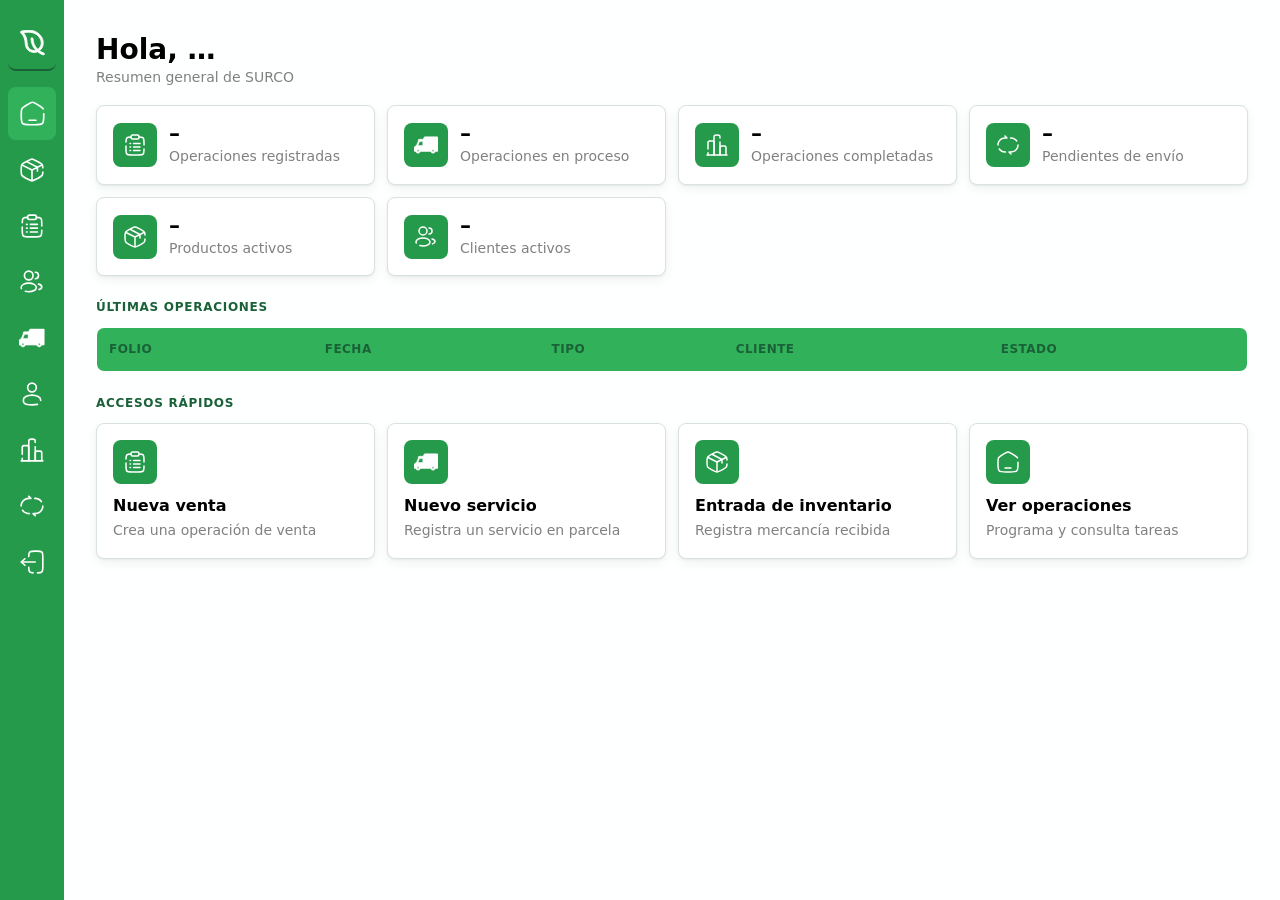
<file: pages/index.html>
<!DOCTYPE html>
<html lang="es">
<head>
    <meta charset="UTF-8">
    <meta name="viewport" content="width=device-width, initial-scale=1.0">
    <link rel="icon" href="../assets/icons/plant-icon.svg" type="image/svg+xml">
    <title>SURCO · Inicio</title>
    <link rel="manifest" href="../manifest.json">
    <link rel="stylesheet" href="../CSS/ui.css">
</head>
<body>
    <div class="sidebar" id="sidebar">
        <nav>
            <ul>
                <li>
                    <a class="menu" id="menu">
                        <img src="../assets/icons/brand-icon.svg" alt="icon-brand" class="logo">
                        <span class="name">SURCO</span>
                    </a>
                </li>
                <li>
                    <a href="#" class="selected">
                        <img src="../assets/icons/home-icon.svg" alt="icon-home" class="home">
                        <span>Dashboard</span>
                    </a>
                </li>
                <li>
                    <a href="./modulo1(inventario)/registro_producto.html">
                        <img src="../assets/icons/box-icon.svg" alt="icon-box" class="box">
                        <span>Inventario</span>
                    </a>
                </li>
                <li>
                    <a href="./modulo2(operaciones)/operaciones.html">
                        <img src="../assets/icons/task-icon.svg" alt="icon-task" class="task">
                        <span>Operaciones</span>
                    </a>
                </li>
                <li>
                    <a href="./modulo3(cvu)/cvu.html#clientes" data-view="clientes">
                        <img src="../assets/icons/customer-icon.svg" alt="icon-customer" class="customer">
                        <span>Clientes</span>
                    </a>
                </li>
                <li>
                    <a href="./modulo3(cvu)/cvu.html#vehiculos" data-view="vehiculos">
                        <img src="../assets/icons/vehicle-icon.svg" alt="icon-vehicle" class="vehicle">
                        <span>Vehículos</span>
                    </a>
                </li>
                <li>
                    <a href="./modulo3(cvu)/cvu.html#usuarios" data-view="usuarios">
                        <img src="../assets/icons/user-icon.svg" alt="icon-user" class="user">
                        <span>Usuarios</span>
                    </a>
                </li>
                <li>
                    <a href="reportes.html" data-view="reportes">
                        <img src="../assets/icons/graph-icon.svg" alt="icon-graph" class="graph">
                        <span>Reportes</span>
                    </a>
                </li>
                <li>
                    <a href="sincronizacion.html" data-view="sincronizacion">
                        <img src="../assets/icons/cycle-icon.svg" alt="icon-cycle" class="cycle">
                        <span>Sincronización</span>
                    </a>
                </li>
                <li>
                    <a href="#" id="btnSalir">
                        <img src="../assets/icons/logout-icon.svg" alt="icon-logout" class="logout">
                        <span>Cerrar sesión</span>
                    </a>
                </li>
            </ul>
        </nav>
    </div>

    <main class="main" id="main">
        
        <div class="franja-offline" role="status">Sin conexión: estás viendo datos guardados en el dispositivo.</div>

        <div class="encabezado">
            <div>
                <h1 class="mb-0">Hola, <span id="nombre-usuario">…</span></h1>
                <p class="tenue pequeno mb-0">Resumen general de SURCO</p>
            </div>
        </div>

        
        <div id="zona-estado" aria-live="polite"></div>

        
        <section class="rejilla mb-3" aria-label="Indicadores">
            <article class="tarjeta dato">
                <span class="icono-caja"><img src="../assets/icons/task-icon.svg" alt=""></span>
                <div>
                    <p class="dato__numero" id="total-registradas">–</p>
                    <p class="tenue pequeno mb-0">Operaciones registradas</p>
                </div>
            </article>
            <article class="tarjeta dato">
                <span class="icono-caja"><img src="../assets/icons/vehicle-icon.svg" alt=""></span>
                <div>
                    <p class="dato__numero" id="total-en-proceso">–</p>
                    <p class="tenue pequeno mb-0">Operaciones en proceso</p>
                </div>
            </article>
            <article class="tarjeta dato">
                <span class="icono-caja"><img src="../assets/icons/graph-icon.svg" alt=""></span>
                <div>
                    <p class="dato__numero" id="total-completadas">–</p>
                    <p class="tenue pequeno mb-0">Operaciones completadas</p>
                </div>
            </article>
            <article class="tarjeta dato">
                <span class="icono-caja"><img src="../assets/icons/cycle-icon.svg" alt=""></span>
                <div>
                    <p class="dato__numero" id="total-pendientes">–</p>
                    <p class="tenue pequeno mb-0">Pendientes de envío</p>
                </div>
            </article>
            <article class="tarjeta dato">
                <span class="icono-caja"><img src="../assets/icons/box-icon.svg" alt=""></span>
                <div>
                    <p class="dato__numero" id="total-productos">–</p>
                    <p class="tenue pequeno mb-0">Productos activos</p>
                </div>
            </article>
            <article class="tarjeta dato">
                <span class="icono-caja"><img src="../assets/icons/customer-icon.svg" alt=""></span>
                <div>
                    <p class="dato__numero" id="total-clientes">–</p>
                    <p class="tenue pequeno mb-0">Clientes activos</p>
                </div>
            </article>
        </section>

        
        <section class="mb-3">
            <h2 class="seccion-titulo">Últimas operaciones</h2>
            <div class="tabla-scroll"><table class="tabla">
                <thead><tr>
                    <th>Folio</th><th>Fecha</th><th>Tipo</th><th>Cliente</th><th>Estado</th>
                </tr></thead>
                <tbody id="ultimas-operaciones"></tbody>
            </table></div>
        </section>

        
        <div class="aviso aviso--aviso oculto align-center" id="aviso-pendientes">
            <span class="icono-caja"><img src="../assets/icons/cycle-icon.svg" alt=""></span>
            <div>
                <strong><span id="texto-pendientes">0</span> registros pendientes de enviar</strong>
                <span>Guardados en el dispositivo</span>
            </div>
            <button class="btn empujar" type="button" id="btn-enviar">Enviar</button>
        </div>

        
        <h2 class="seccion-titulo">Accesos rápidos</h2>
        <section class="rejilla" aria-label="Accesos rápidos">
            <a href="./modulo2(operaciones)/operaciones.html?nueva=venta" class="tarjeta acceso" data-rol="administrador operador">
                <span class="icono-caja"><img src="../assets/icons/task-icon.svg" alt=""></span>
                <h3 class="tarjeta__titulo">Nueva venta</h3>
                <p class="tarjeta__texto mb-0">Crea una operación de venta</p>
            </a>
            <a href="./modulo2(operaciones)/operaciones.html?nueva=servicio" class="tarjeta acceso" data-rol="administrador operador">
                <span class="icono-caja"><img src="../assets/icons/vehicle-icon.svg" alt=""></span>
                <h3 class="tarjeta__titulo">Nuevo servicio</h3>
                <p class="tarjeta__texto mb-0">Registra un servicio en parcela</p>
            </a>
            <a href="./modulo1(inventario)/registro_producto.html" class="tarjeta acceso" data-rol="administrador">
                <span class="icono-caja"><img src="../assets/icons/box-icon.svg" alt=""></span>
                <h3 class="tarjeta__titulo">Entrada de inventario</h3>
                <p class="tarjeta__texto mb-0">Registra mercancía recibida</p>
            </a>
            <a href="./modulo2(operaciones)/operaciones.html" class="tarjeta acceso" data-rol="administrador operador">
                <span class="icono-caja"><img src="../assets/icons/home-icon.svg" alt=""></span>
                <h3 class="tarjeta__titulo">Ver operaciones</h3>
                <p class="tarjeta__texto mb-0">Programa y consulta tareas</p>
            </a>
        </section>
    </main>

    <script src="../js/navbar.js"></script>
    <script type="module" src="../js/index.js"></script>
    <script type="module" src="../js/pwa.js"></script>
    <script type="module" src="../js/permisos.js"></script>
</body>
</html>
</file>
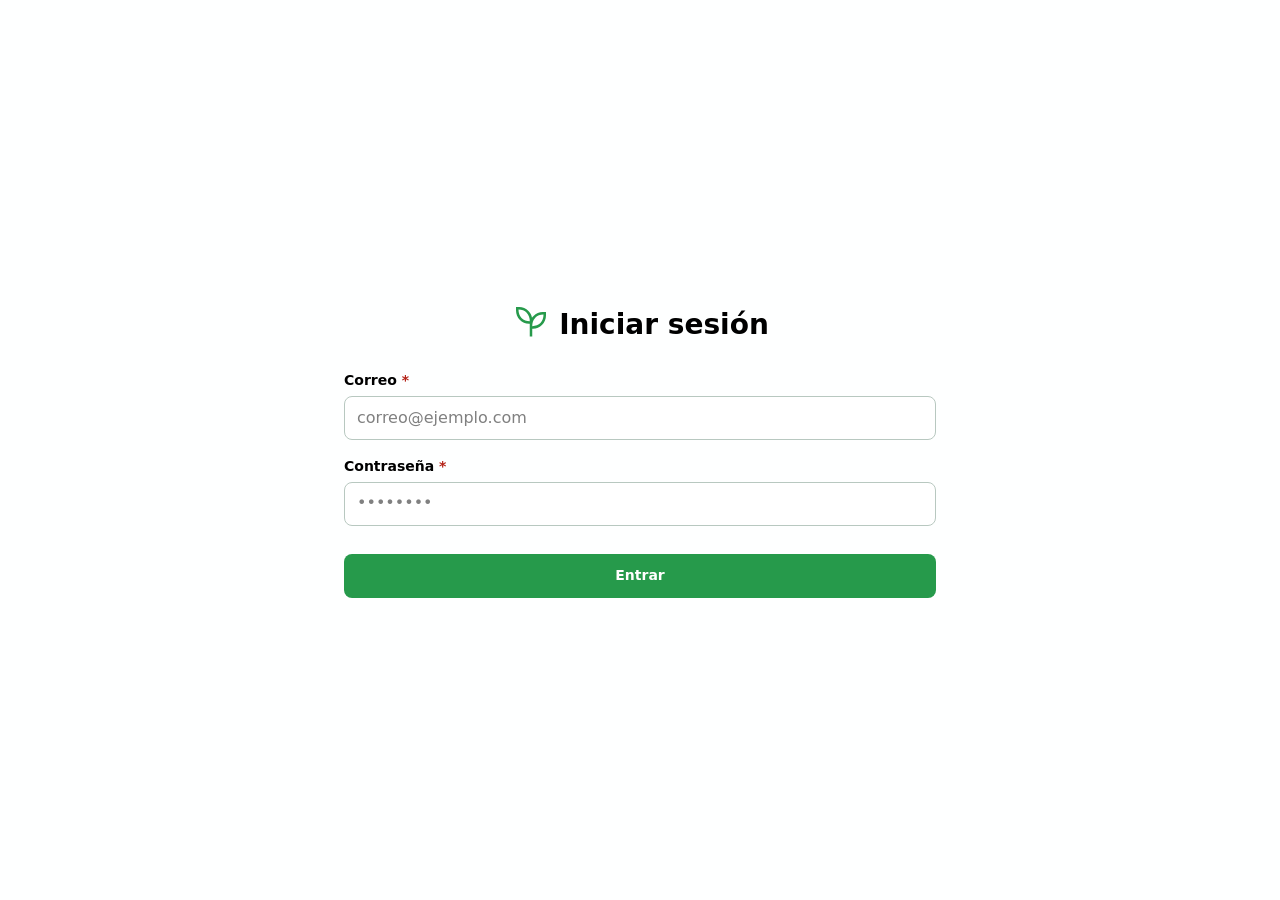
<file: login.html>
<!DOCTYPE html>
<html lang="es">
<head>
    <meta charset="UTF-8">
    <meta name="viewport" content="width=device-width, initial-scale=1.0">
    <title>Iniciar sesión</title>
    <link rel="icon" href="./assets/icons/plant-icon.svg" type="image/svg+xml">
    <link rel="stylesheet" href="./CSS/ui.css">
    <link rel="manifest" href="manifest.json">
</head>
<body>
    <main class="contenedor login">
      <form id="loginForm" class="col-lateral formulario">
        <div class="formcon">
          <img src="./assets/icons/plant-icon.svg" alt="Surco" class="formlogo">
          <h1 class="formtittle">Iniciar sesión</h1>
        </div>
        <label class="campo">
          <span class="campo__etiqueta">Correo <span class="requerido">*</span></span>
          <input type="email" id="email" class="campo__control" placeholder="correo@ejemplo.com" required>
        </label>

        <label class="campo">
          <span class="campo__etiqueta">Contraseña <span class="requerido">*</span></span>
          <input type="password" id="password" class="campo__control" placeholder="••••••••" required>
        </label>

        <span class="campo__error oculto" id="login-error" role="alert"></span>
        <button type="submit" class="btn btn--bloque">Entrar</button>
        </form>
    </main>
    <script type="module" src="./js/login.js"></script>
    <script type="module" src="js/pwa.js"></script>
</body>
</html>
</file>
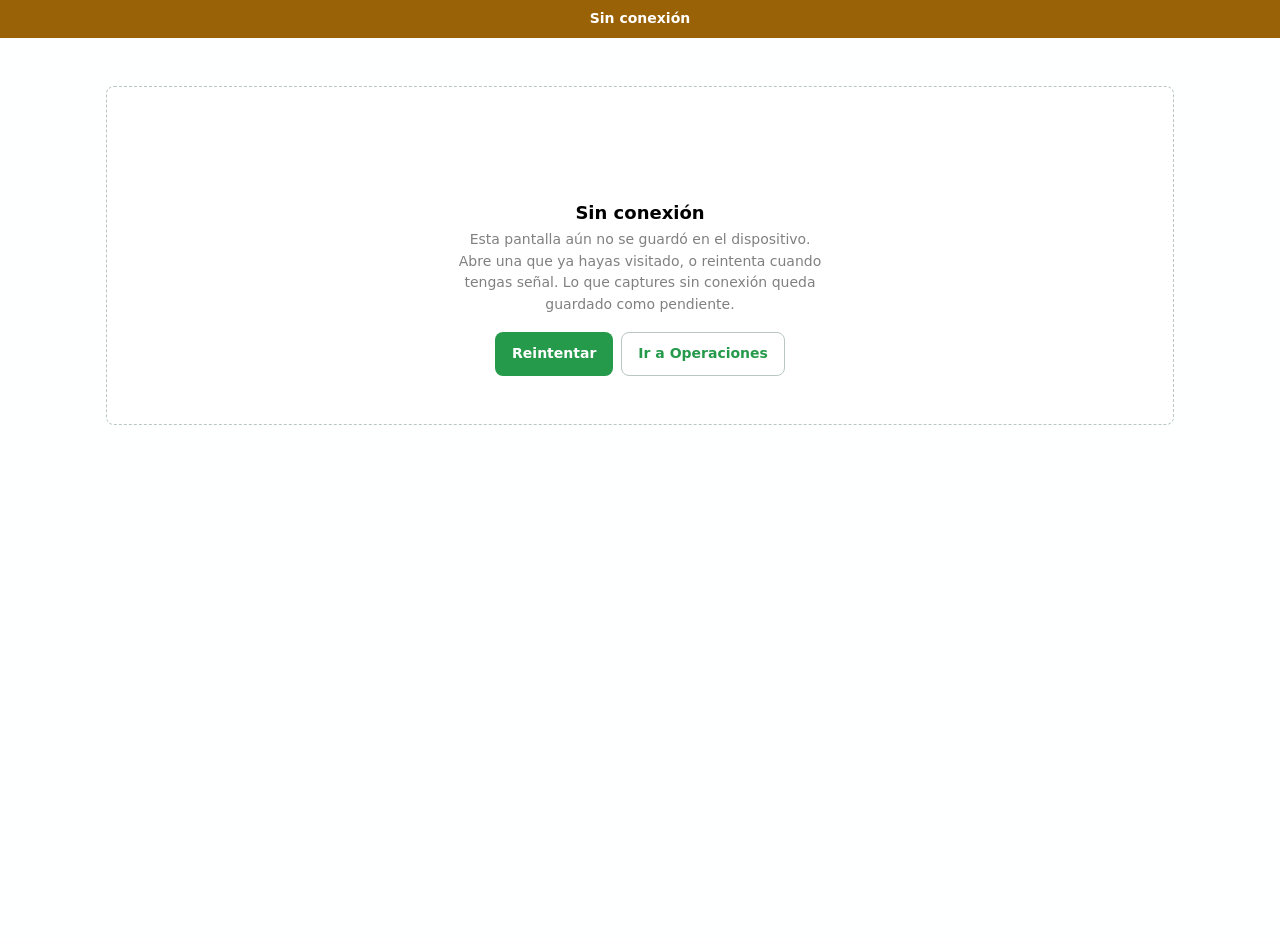
<file: offline.html>
<!DOCTYPE html>
<html lang="es">
<head>
    <meta charset="UTF-8">
    <meta name="viewport" content="width=device-width, initial-scale=1.0">
    <link rel="icon" href="./assets/icons/plant-icon.svg" type="image/svg+xml">
    <title>Sin conexión · SURCO</title>
    <link rel="stylesheet" href="./CSS/ui.css">
</head>
<body class="sin-conexion">
    <div class="franja-offline" role="status">Sin conexión</div>
    <div class="app">
        <main class="contenedor">
            <div class="estado-vacio mt-5">
                <img src="./assets/icons/brand-icon.svg" alt="" width="48" height="48" class="mb-3">
                <h1 class="estado-vacio__titulo">Sin conexión</h1>
                <p class="estado-vacio__texto">Esta pantalla aún no se guardó en el dispositivo. Abre una que ya hayas visitado, o reintenta cuando tengas señal. Lo que captures sin conexión queda guardado como pendiente.</p>
                <div class="acciones acciones--apilar justify-center">
                    <button type="button" class="btn" id="btn-reintentar">Reintentar</button>
                    <a class="btn btn--secundario" href="./pages/modulo2(operaciones)/operaciones.html">Ir a Operaciones</a>
                </div>
            </div>
        </main>
    </div>
    <script>
        document.getElementById('btn-reintentar').addEventListener('click', () => location.reload())
        window.addEventListener('online', () => location.reload())
    </script>
</body>
</html>
</file>
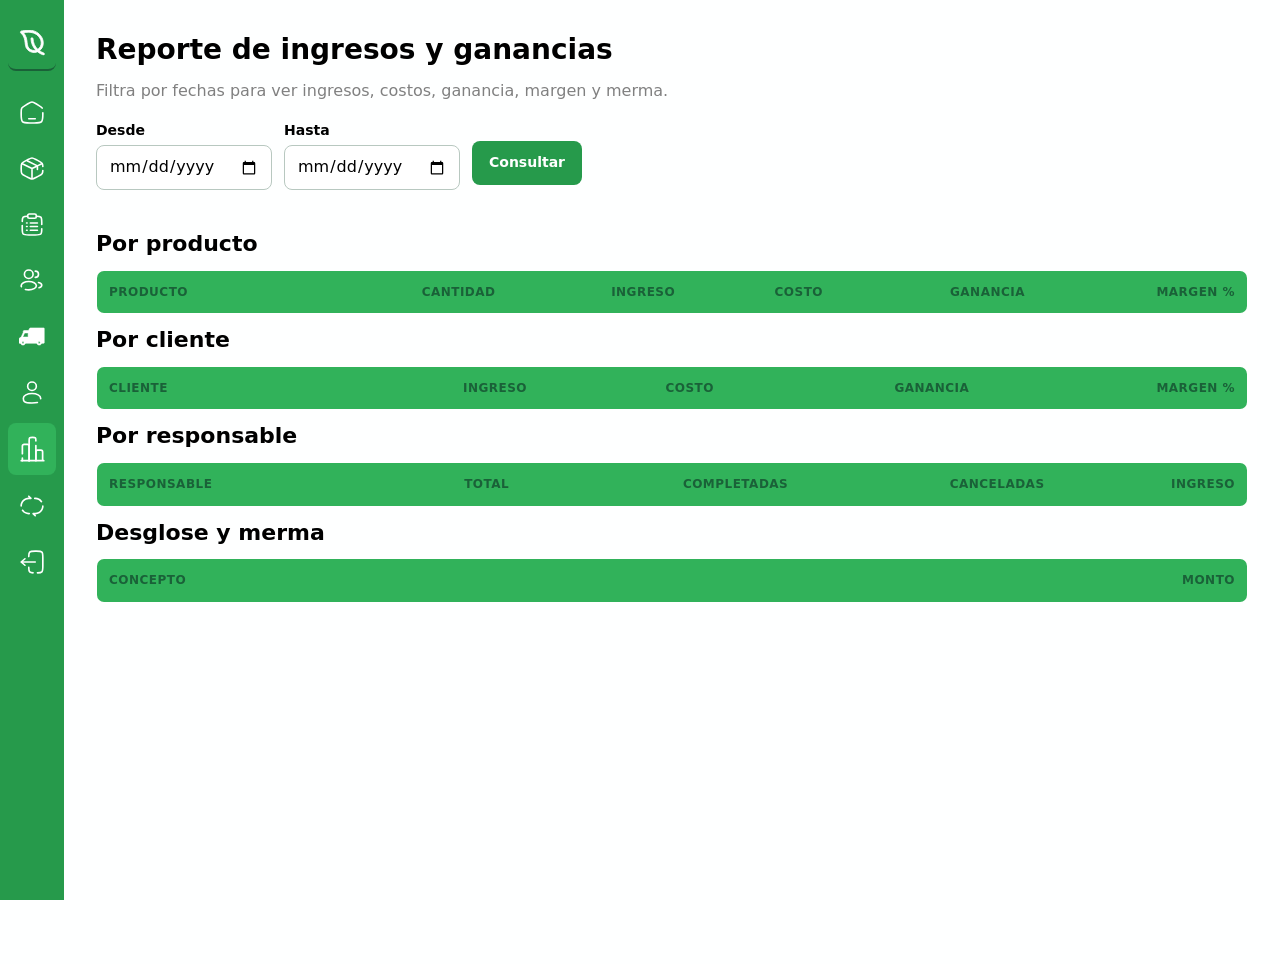
<file: pages/reportes.html>
<!DOCTYPE html>
<html lang="es">
<head>
    <meta charset="UTF-8">
    <meta name="viewport" content="width=device-width, initial-scale=1.0">
    <link rel="icon" href="../assets/icons/plant-icon.svg" type="image/svg+xml">
    <link rel="stylesheet" href="../CSS/ui.css">
    <title>Reportes</title>
</head>
<body>
    <div class="sidebar" id="sidebar">
        <nav>
            <ul>
                <li><a class="menu" id="menu"><img src="../assets/icons/brand-icon.svg" alt="icon-brand" class="logo"><span class="name">SURCO</span></a></li>
                <li><a href="index.html"><img src="../assets/icons/home-icon.svg" alt="icon-home" class="home"><span>Dashboard</span></a></li>
                <li><a href="modulo1(inventario)/registro_producto.html"><img src="../assets/icons/box-icon.svg" alt="icon-box" class="box"><span>Inventario</span></a></li>
                <li><a href="modulo2(operaciones)/operaciones.html"><img src="../assets/icons/task-icon.svg" alt="icon-task" class="task"><span>Operaciones</span></a></li>
                <li><a href="modulo3(cvu)/cvu.html#clientes" data-view="clientes"><img src="../assets/icons/customer-icon.svg" alt="icon-customer" class="customer"><span>Clientes</span></a></li>
                <li><a href="modulo3(cvu)/cvu.html#vehiculos" data-view="vehiculos"><img src="../assets/icons/vehicle-icon.svg" alt="icon-vehicle" class="vehicle"><span>Vehículos</span></a></li>
                <li><a href="modulo3(cvu)/cvu.html#usuarios" data-view="usuarios"><img src="../assets/icons/user-icon.svg" alt="icon-user" class="user"><span>Usuarios</span></a></li>
                <li><a href="#" class="selected"><img src="../assets/icons/graph-icon.svg" alt="icon-graph" class="graph"><span>Reportes</span></a></li>
                <li><a href="sincronizacion.html" data-view="sincronizacion"><img src="../assets/icons/cycle-icon.svg" alt="icon-cycle" class="cycle"><span>Sincronización</span></a></li>
                <li><a href="#" id="btnSalir"><img src="../assets/icons/logout-icon.svg" alt="icon-logout" class="logout"><span>Cerrar sesión</span></a></li>
            </ul>
        </nav>
    </div>
    <main class="main" id="main">
        <div class="app">
            <div class="encabezado">
                    <div>
                        <h1>Reporte de ingresos y ganancias</h1>
                        <p class="tenue mb-0">Filtra por fechas para ver ingresos, costos, ganancia, margen y merma.</p>
                    </div>
                </div>
                <form class="fila mb-3" id="filtros-reporte">
                    <label class="campo"><span class="campo__etiqueta">Desde</span><input class="campo__control" type="date" name="desde"></label>
                    <label class="campo"><span class="campo__etiqueta">Hasta</span><input class="campo__control" type="date" name="hasta"></label>
                    <button class="btn" type="submit">Consultar</button>
                </form>
                <p id="estado-reporte" role="status" aria-live="polite"></p>

                <div class="pila">
                    <section>
                        <h2>Por producto</h2>
                        <div class="tabla-scroll"><table class="tabla"><thead><tr>
                            <th>Producto</th><th class="num">Cantidad</th><th class="num">Ingreso</th><th class="num">Costo</th><th class="num">Ganancia</th><th class="num">Margen %</th>
                        </tr></thead><tbody id="cuerpo-producto"></tbody></table></div>
                    </section>

                    <section>
                        <h2>Por cliente</h2>
                        <div class="tabla-scroll"><table class="tabla"><thead><tr>
                            <th>Cliente</th><th class="num">Ingreso</th><th class="num">Costo</th><th class="num">Ganancia</th><th class="num">Margen %</th>
                        </tr></thead><tbody id="cuerpo-cliente"></tbody></table></div>
                    </section>

                    <section>
                        <h2>Por responsable</h2>
                        <div class="tabla-scroll"><table class="tabla"><thead><tr>
                            <th>Responsable</th><th class="num">Total</th><th class="num">Completadas</th><th class="num">Canceladas</th><th class="num">Ingreso</th>
                        </tr></thead><tbody id="cuerpo-responsable"></tbody></table></div>
                    </section>

                    <section>
                        <h2>Desglose y merma</h2>
                        <div class="tabla-scroll"><table class="tabla"><thead><tr>
                            <th>Concepto</th><th class="num">Monto</th>
                        </tr></thead><tbody id="cuerpo-desglose"></tbody></table></div>
                    </section>
                </div>
        </div>
    </main>
    <script src="../js/navbar.js"></script>
    <script type="module" src="../js/reporte.js"></script>
    <script type="module" src="../js/pwa.js"></script>
    <script type="module" src="../js/permisos.js"></script>
</body>
</html>
</file>
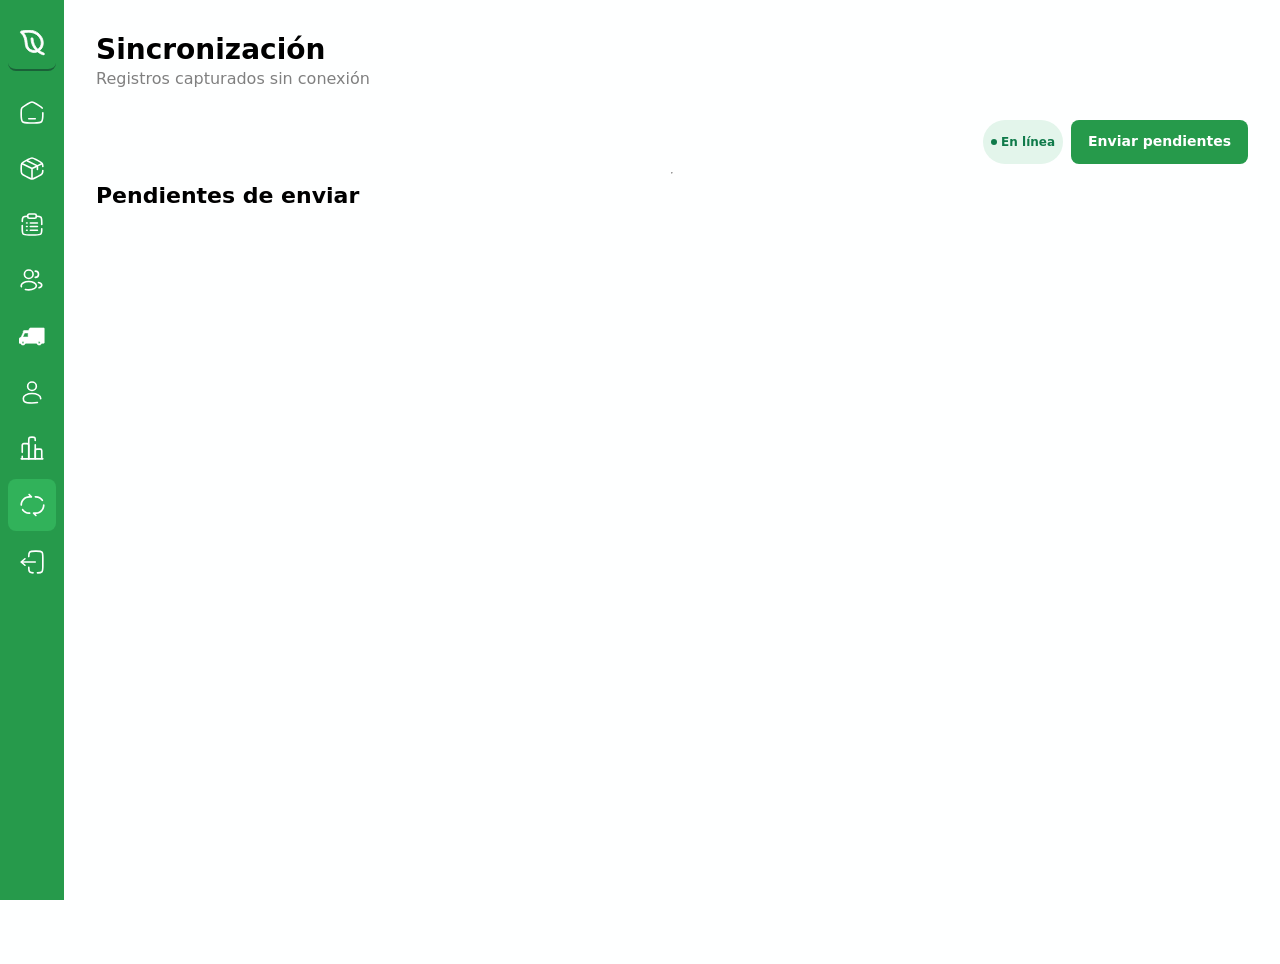
<file: pages/sincronizacion.html>
<!DOCTYPE html>
<html lang="es">
<head>
    <meta charset="UTF-8">
    <meta name="viewport" content="width=device-width, initial-scale=1.0">
    <link rel="icon" href="../assets/icons/plant-icon.svg" type="image/svg+xml">
    <title>Sincronización</title>
    <link rel="stylesheet" href="../CSS/ui.css">
</head>
<body>
    <div class="sidebar" id="sidebar">
        <nav>
            <ul>
                <li>
                    <a class="menu" id="menu">
                        <img src="../assets/icons/brand-icon.svg" alt="icon-brand" class="logo">
                        <span class="name">SURCO</span>
                    </a>
                </li>
                <li>
                    <a href="index.html">
                        <img src="../assets/icons/home-icon.svg" alt="icon-home" class="home">
                        <span>Dashboard</span>
                    </a>
                </li>
                <li>
                    <a href="./modulo1(inventario)/registro_producto.html">
                        <img src="../assets/icons/box-icon.svg" alt="icon-box" class="box">
                        <span>Inventario</span>
                    </a>
                </li>
                <li>
                    <a href="./modulo2(operaciones)/operaciones.html">
                        <img src="../assets/icons/task-icon.svg" alt="icon-task" class="task">
                        <span>Operaciones</span>
                    </a>
                </li>
                <li>
                    <a href="./modulo3(cvu)/cvu.html#clientes" data-view="clientes">
                        <img src="../assets/icons/customer-icon.svg" alt="icon-customer" class="customer">
                        <span>Clientes</span>
                    </a>
                </li>
                <li>
                    <a href="./modulo3(cvu)/cvu.html#vehiculos" data-view="vehiculos">
                        <img src="../assets/icons/vehicle-icon.svg" alt="icon-vehicle" class="vehicle">
                        <span>Vehículos</span>
                    </a>
                </li>
                <li>
                    <a href="./modulo3(cvu)/cvu.html#usuarios" data-view="usuarios">
                        <img src="../assets/icons/user-icon.svg" alt="icon-user" class="user">
                        <span>Usuarios</span>
                    </a>
                </li>
                <li>
                    <a href="reportes.html" data-view="reportes">
                        <img src="../assets/icons/graph-icon.svg" alt="icon-graph" class="graph">
                        <span>Reportes</span>
                    </a>
                </li>
                <li>
                    <a href="#" class="selected">
                        <img src="../assets/icons/cycle-icon.svg" alt="icon-cycle" class="cycle">
                        <span>Sincronización</span>
                    </a>
                </li>
                <li>
                    <a href="#" id="btnSalir">
                        <img src="../assets/icons/logout-icon.svg" alt="icon-logout" class="logout">
                        <span>Cerrar sesión</span>
                    </a>
                </li>
            </ul>
        </nav>
    </div>

    <main class="main" id="main">
        <div class="app">
            <div class="encabezado inventario__encabezado">
                <div class="inventario__titulo">
                    <h1 class="mb-0">Sincronización</h1>
                    <p class="tenue mb-0">Registros capturados sin conexión</p>
                </div>
            </div>
            <div class="acciones acciones--fin mt-3">
                <span class="etiqueta etiqueta--completado" id="estado-red" role="status" aria-live="polite">En línea</span>
                <button type="button" class="btn" id="btn-enviar">Enviar pendientes</button>
            </div>
            <hr>
            <section aria-labelledby="titulo-pendientes">
                <div class="encabezado">
                    <h2 id="titulo-pendientes">Pendientes de enviar</h2>
                </div>
                <p id="contador" role="status" aria-live="polite"></p>
                <div id="zona-avisos" aria-live="polite"></div>
                <div id="zona-estado" aria-live="polite"></div>
                <div class="tabla-scroll" id="tabla-box" hidden>
                    <table class="tabla">
                        <thead>
                            <tr>
                                <th>Capturada</th>
                                <th>Tipo</th>
                                <th>Cliente</th>
                                <th>Fecha</th>
                                <th>Detalle</th>
                                <th>Destino</th>
                                <th>Responsable</th>
                                <th>Estado</th>
                                <th>Acciones</th>
                            </tr>
                        </thead>
                        <tbody id="cuerpo"></tbody>
                    </table>
                </div>
            </section>
        </div>
    </main>

    <div id="toast" class="aviso aviso--exito toast oculto" role="status" aria-live="polite"></div>

    <script src="../js/navbar.js"></script>
    <script type="module" src="../js/sincronizacion.js"></script>
    <script type="module" src="../js/pwa.js"></script>
    <script type="module" src="../js/permisos.js"></script>
</body>
</html>
</file>
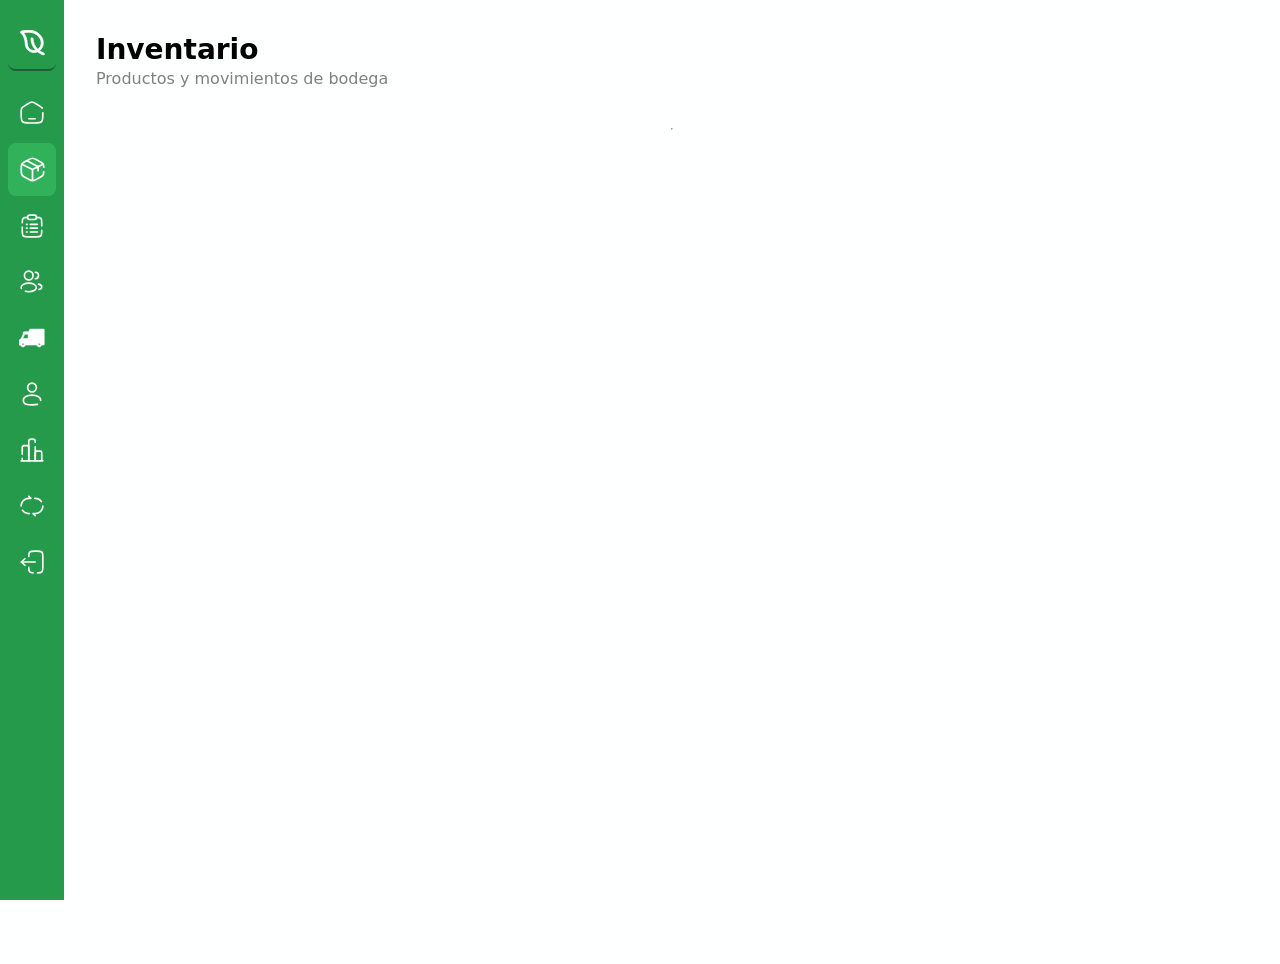
<file: pages/modulo1(inventario)/registro_producto.html>
<!DOCTYPE html>
<html lang="es">
<head>
    <meta charset="UTF-8">
    <meta name="viewport" content="width=device-width, initial-scale=1.0">
    <link rel="icon" href="../../assets/icons/plant-icon.svg" type="image/svg+xml">
    <link rel="stylesheet" href="../../CSS/ui.css">
    <title>Nuevo Producto</title>
</head>
<body>
        <div class="sidebar" id="sidebar">
        <nav>
            <ul>
                <li>
                    <a class="menu" id="menu">
                        <img src="../../assets/icons/brand-icon.svg" alt="icon-brand" class="logo">
                        <span class="name">SURCO</span>
                    </a>
                </li>
                <li>
                    <a href="../index.html">
                        <img src="../../assets/icons/home-icon.svg" alt="icon-home" class="home">
                        <span>Dashboard</span>
                    </a>
                </li>
                <li>
                    <a href="#" class="selected">
                        <img src="../../assets/icons/box-icon.svg" alt="icon-box" class="box">
                        <span>Inventario</span>
                    </a>
                </li>
                <li>
                    <a href="../modulo2(operaciones)/operaciones.html">
                        <img src="../../assets/icons/task-icon.svg" alt="icon-task" class="task">
                        <span>Operaciones</span>
                    </a>
                </li>
                <li>
                    <a href="../modulo3(cvu)/cvu.html#clientes" data-view="clientes">
                        <img src="../../assets/icons/customer-icon.svg" alt="icon-customer" class="customer">
                        <span>Clientes</span>
                    </a>
                </li>
                <li>
                    <a href="../modulo3(cvu)/cvu.html#vehiculos" data-view="vehiculos">
                        <img src="../../assets/icons/vehicle-icon.svg" alt="icon-vehicle" class="vehicle">
                        <span>Vehículos</span>
                    </a>
                </li>
                <li>
                    <a href="../modulo3(cvu)/cvu.html#usuarios" data-view="usuarios">
                        <img src="../../assets/icons/user-icon.svg" alt="icon-user" class="user">
                        <span>Usuarios</span>
                    </a>
                </li>
                <li>
                    <a href="../reportes.html" data-view="reportes">
                        <img src="../../assets/icons/graph-icon.svg" alt="icon-graph" class="graph">
                        <span>Reportes</span>
                    </a>
                </li>
                <li>
                    <a href="../sincronizacion.html" data-view="sincronizacion">
                        <img src="../../assets/icons/cycle-icon.svg" alt="icon-cycle" class="cycle">
                        <span>Sincronización</span>
                    </a>
                </li>
                <li>
                    <a href="#" id="btnSalir">
                        <img src="../../assets/icons/logout-icon.svg" alt="icon-logout" class="logout">
                        <span>Cerrar sesión</span>
                    </a>
                </li>
            </ul>
        </nav>
    </div>

    <main class="main" id="main">
        <div class="franja-offline" role="status">Sin conexión. Los cambios se guardarán en el dispositivo.</div>
        <div class="app">
            <div class="encabezado inventario__encabezado" id="encabezado-inventario">
                <div class="inventario__titulo">
                    <h1 class="mb-0" id="titulo-registro">Inventario</h1>
                    <p class="tenue mb-0">Productos y movimientos de bodega</p>
                </div>
            </div>
            <p id="estado-registro" role="status" aria-live="polite"></p>
            <div id="acciones-inventario" hidden>
                <div class="acciones acciones--fin">
                    <button class="btn" id="abrir-modal-producto" type="button">Nuevo producto</button>
                    <button class="btn btn--secundario" id="abrir-modal-entrada" type="button">Registrar entrada</button>
                    <button class="btn btn--secundario" id="abrir-modal-ajuste" type="button">Ajuste de inventario</button>
                </div>
            </div>
            <hr>
            <div>
                <div class="inventario__contenido" id="inventario-contenido" hidden>
                    <section aria-labelledby="titulo-productos">
                        <div class="encabezado">
                            <h2 id="titulo-productos">Productos</h2>
                        </div>
                        <p id="estado-catalogo" role="status" aria-live="polite"></p>
                        <form class="fila mb-3" id="filtros-productos">
                            <label class="solo-lectores" for="buscar-producto">Buscar por nombre</label>
                            <input class="campo__control flex-200" id="buscar-producto" name="buscar" type="search" placeholder="Buscar producto">
                            <label class="solo-lectores" for="filtro-tipo">Filtrar por tipo</label>
                            <select class="campo__control flex-150" id="filtro-tipo" name="tipo">
                                <option value="">Todos los tipos</option>
                            </select>
                            <label class="solo-lectores" for="filtro-unidad">Filtrar por unidad</label>
                            <select class="campo__control flex-150" id="filtro-unidad" name="unidad">
                                <option value="">Todas las unidades</option>
                            </select>
                            <label class="solo-lectores" for="orden-productos">Ordenar productos</label>
                            <select class="campo__control flex-200" id="orden-productos" name="orden">
                                <option value="nombre-asc">Nombre (A–Z)</option>
                                <option value="precio-desc">Precio (mayor a menor)</option>
                                <option value="precio-asc">Precio (menor a mayor)</option>
                                <option value="existencia-desc">Existencia (mayor a menor)</option>
                                <option value="existencia-asc">Existencia (menor a mayor)</option>
                            </select>
                            <button class="btn btn--secundario" type="reset">Limpiar</button>
                        </form>
                        <div class="tabla-scroll">
                            <table class="tabla">
                                <thead>
                                    <tr>
                                        <th>Producto</th>
                                        <th>Tipo</th>
                                        <th>Unidad</th>
                                        <th class="num" id="columna-costo">Costo unitario</th>
                                        <th class="num" id="columna-precio">Precio unitario</th>
                                        <th class="num">Existencia</th>
                                        <th class="num" id="columna-acciones">Acciones</th>
                                    </tr>
                                </thead>
                                <tbody id="cuerpo-productos"></tbody>
                            </table>
                        </div>
                        <template id="plantilla-esqueleto-producto">
                            <tr aria-hidden="true">
                                <td><div class="esqueleto esqueleto--linea"></div></td>
                                <td><div class="esqueleto esqueleto--linea"></div></td>
                                <td><div class="esqueleto esqueleto--linea"></div></td>
                                <td><div class="esqueleto esqueleto--linea"></div></td>
                                <td><div class="esqueleto esqueleto--linea"></div></td>
                            </tr>
                        </template>
                    </section>
                    <section aria-labelledby="titulo-movimientos" class="mt-5">
                        <div class="encabezado">
                            <h2 id="titulo-movimientos">Movimientos</h2>
                        </div>
                        <p id="estado-movimientos" role="status" aria-live="polite"></p>
                        <form class="fila mb-3">
                            <label class="solo-lectores" for="filtro-mov-producto">Filtrar por producto</label>
                            <select class="campo__control flex-200" id="filtro-mov-producto">
                                <option value="">Todos los productos</option>
                            </select>
                        </form>
                        <div class="tabla-scroll">
                            <table class="tabla">
                                <thead>
                                    <tr>
                                        <th>Producto</th>
                                        <th>Tipo</th>
                                        <th class="num">Cantidad (kg)</th>
                                        <th>Motivo</th>
                                        <th>Fecha</th>
                                        <th>Usuario</th>
                                        <th>Estado</th>
                                    </tr>
                                </thead>
                                <tbody id="cuerpo-movimientos"></tbody>
                            </table>
                        </div>
                    </section>
                </div>

                <dialog class="dialogo dialogo--ancho" id="modal-producto" aria-labelledby="titulo-modal-producto">
                    <form id="formulario-producto">
                        <div class="dialogo__cuerpo">
                            <h2 class="dialogo__titulo" id="titulo-modal-producto">Registrar producto</h2>
                            <p id="estado-formulario-producto" class="tenue" role="status" aria-live="polite"></p>
                            <label class="campo">
                                <span class="campo__etiqueta">Nombre del producto</span>
                                <input class="campo__control" type="text" name="nombre_producto" placeholder="Nombre del producto" required>
                            </label>
                            <div class="formulario__fila">
                                <label class="campo">
                                    <span class="campo__etiqueta">Tipo de mercancía</span>
                                    <select class="campo__control" name="tipo_mercancia" required>
                                        <option value="" disabled selected>Selecciona un tipo</option>
                                        <option value="Tubérculo">Tubérculo</option>
                                        <option value="Grano">Grano</option>
                                        <option value="Hortaliza">Hortaliza</option>
                                        <option value="Fruta">Fruta</option>
                                        <option value="Servicio">Servicio</option>
                                    </select>
                                </label>
                                <label class="campo">
                                    <span class="campo__etiqueta">Unidad</span>
                                    <select class="campo__control" name="unidad" required>
                                        <option value="" disabled selected>Selecciona una unidad</option>
                                        <option value="Kilogramo">Kilogramo</option>
                                        <option value="Tonelada">Tonelada</option>
                                    </select>
                                </label>
                            </div>
                            <div class="formulario__fila">
                                <label class="campo">
                                    <span class="campo__etiqueta">Costo unitario</span>
                                    <input class="campo__control" type="number" name="costo_unitario" placeholder="MXN" min="0" step="1" required>
                                </label>
                                <label class="campo">
                                    <span class="campo__etiqueta">Precio unitario</span>
                                    <input class="campo__control" type="number" name="precio_unitario" placeholder="MXN" min="0" step="1" required>
                                </label>
                            </div>
                            <label class="campo">
                                <span class="campo__etiqueta">Existencia inicial</span>
                                <input class="campo__control" type="number" name="existencia_inicial" placeholder="Cantidad inicial" min="0" step="1" required>
                            </label>
                            <div class="dialogo__pie">
                                <button class="btn btn--secundario" type="button" data-cerrar-dialogo>Cancelar</button>
                                <button class="btn" type="submit">Registrar producto</button>
                            </div>
                        </div>
                    </form>
                </dialog>

                <dialog class="dialogo dialogo--ancho" id="modal-entrada" aria-labelledby="titulo-modal-entrada">
                    <form id="formulario-entrada">
                        <div class="dialogo__cuerpo">
                            <h2 class="dialogo__titulo" id="titulo-modal-entrada">Registrar entrada de mercancía</h2>
                            <p id="estado-entrada" class="tenue" role="status" aria-live="polite"></p>
                            <label class="campo">
                                <span class="campo__etiqueta">Producto</span>
                                <select class="campo__control" id="producto-entrada" name="producto_id" required>
                                    <option value="" disabled selected>Selecciona un producto</option>
                                </select>
                            </label>
                            <div class="formulario__fila">
                                <label class="campo">
                                    <span class="campo__etiqueta">Cantidad registrada</span>
                                    <input class="campo__control" type="number" name="cantidad" min="1" step="1" placeholder="Cantidad" required>
                                </label>
                                <label class="campo">
                                    <span class="campo__etiqueta">Motivo</span>
                                    <input class="campo__control" type="text" name="motivo" maxlength="500" placeholder="Compra, devolución, ajuste..." required>
                                </label>
                            </div>
                            <div class="dialogo__pie">
                                <button class="btn btn--secundario" type="button" data-cerrar-dialogo>Cancelar</button>
                                <button class="btn" type="submit">Registrar entrada</button>
                            </div>
                        </div>
                    </form>
                </dialog>

                <dialog class="dialogo dialogo--ancho" id="modal-kardex" aria-labelledby="titulo-modal-kardex">
                    <div class="dialogo__cuerpo">
                        <h2 class="dialogo__titulo" id="titulo-modal-kardex">Kardex del producto</h2>
                        <p id="estado-kardex" class="tenue" role="status" aria-live="polite"></p>
                        <div class="tabla-scroll">
                            <table class="tabla">
                                <thead>
                                    <tr>
                                        <th>Fecha</th>
                                        <th>Tipo</th>
                                        <th class="num">Cantidad</th>
                                        <th>Motivo</th>
                                        <th>Usuario</th>
                                        <th class="num">Saldo</th>
                                    </tr>
                                </thead>
                                <tbody id="cuerpo-kardex"></tbody>
                            </table>
                        </div>
                        <div class="dialogo__pie">
                            <button class="btn btn--secundario" type="button" data-cerrar-dialogo>Cerrar</button>
                        </div>
                    </div>
                </dialog>

                <dialog class="dialogo dialogo--ancho" id="modal-ajuste" aria-labelledby="titulo-modal-ajuste">
                    <form id="formulario-ajuste">
                        <div class="dialogo__cuerpo">
                            <h2 class="dialogo__titulo" id="titulo-modal-ajuste">Ajuste de inventario</h2>
                            <p id="estado-ajuste" class="tenue" role="status" aria-live="polite"></p>
                            <label class="campo">
                                <span class="campo__etiqueta">Producto</span>
                                <select class="campo__control" id="producto-ajuste" name="producto_id" required>
                                    <option value="" disabled selected>Selecciona un producto</option>
                                </select>
                            </label>
                            <div class="formulario__fila">
                                <label class="campo">
                                    <span class="campo__etiqueta">Cantidad (+ entrada / - salida)</span>
                                    <input class="campo__control" type="number" name="cantidad" step="0.001" placeholder="Ej. 5 o -3" required>
                                </label>
                                <label class="campo">
                                    <span class="campo__etiqueta">Motivo</span>
                                    <input class="campo__control" type="text" name="motivo" maxlength="500" placeholder="Conteo físico, merma, etc." required>
                                </label>
                            </div>
                            <div class="dialogo__pie">
                                <button class="btn btn--secundario" type="button" data-cerrar-dialogo>Cancelar</button>
                                <button class="btn" type="submit">Registrar ajuste</button>
                            </div>
                        </div>
                    </form>
                </dialog>

                <dialog class="dialogo dialogo--ancho" id="modal-editar" aria-labelledby="titulo-modal-editar">
                    <form id="formulario-editar">
                        <div class="dialogo__cuerpo">
                            <h2 class="dialogo__titulo" id="titulo-modal-editar">Editar producto</h2>
                            <p id="estado-editar" class="tenue" role="status" aria-live="polite"></p>
                            <input type="hidden" name="id">
                            <label class="campo">
                                <span class="campo__etiqueta">Nombre del producto</span>
                                <input class="campo__control" type="text" name="nombre_producto" required>
                            </label>
                            <div class="formulario__fila">
                                <label class="campo">
                                    <span class="campo__etiqueta">Tipo de mercancía</span>
                                    <select class="campo__control" name="tipo_mercancia" required>
                                        <option value="Tubérculo">Tubérculo</option>
                                        <option value="Grano">Grano</option>
                                        <option value="Hortaliza">Hortaliza</option>
                                        <option value="Fruta">Fruta</option>
                                        <option value="Servicio">Servicio</option>
                                    </select>
                                </label>
                                <label class="campo">
                                    <span class="campo__etiqueta">Unidad</span>
                                    <select class="campo__control" name="unidad" required>
                                        <option value="Kilogramo">Kilogramo</option>
                                        <option value="Tonelada">Tonelada</option>
                                    </select>
                                </label>
                            </div>
                            <div class="formulario__fila">
                                <label class="campo">
                                    <span class="campo__etiqueta">Costo unitario</span>
                                    <input class="campo__control" type="number" name="costo_unitario" min="0" step="0.01" required>
                                </label>
                                <label class="campo">
                                    <span class="campo__etiqueta">Precio unitario</span>
                                    <input class="campo__control" type="number" name="precio_unitario" min="0" step="0.01" required>
                                </label>
                            </div>
                            <label class="campo">
                                <input type="checkbox" name="activo" checked> Activo
                            </label>
                            <div class="dialogo__pie">
                                <button class="btn btn--secundario" type="button" data-cerrar-dialogo>Cancelar</button>
                                <button class="btn" type="submit">Guardar cambios</button>
                            </div>
                        </div>
                    </form>
                </dialog>
            </div>
        </div>
    </main>

    <div class="toast oculto" id="toast" role="status" aria-live="polite"></div>
    <script src="../../js/navbar.js"></script>
    <script type="module" src="../../js/rproducto.js"></script>
    <script type="module" src="../../js/Entrada-inventario.js"></script>
    <script type="module" src="../../js/pwa.js"></script>
    <script type="module" src="../../js/permisos.js"></script>
</body>
</html>
</file>
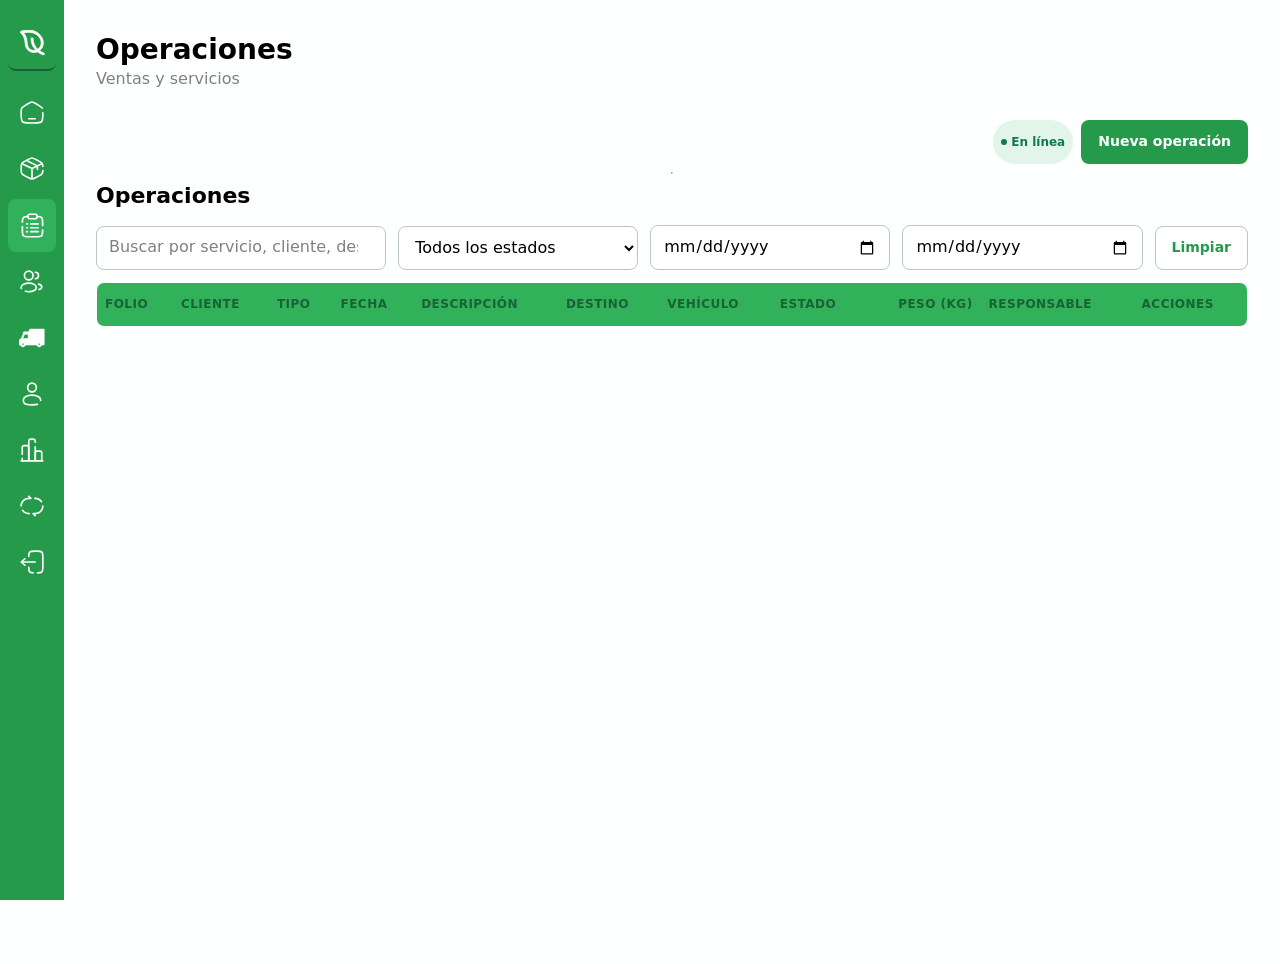
<file: pages/modulo2(operaciones)/operaciones.html>
<!DOCTYPE html>
<html lang="es">
<head>
    <meta charset="UTF-8">
    <meta name="viewport" content="width=device-width, initial-scale=1.0">
    <link rel="icon" href="../../assets/icons/plant-icon.svg" type="image/svg+xml">
    <title>Operaciones</title>
    <link rel="stylesheet" href="../../CSS/ui.css">
</head>
<body>
    <div class="sidebar" id="sidebar">
        <nav>
            <ul>
                <li>
                    <a class="menu" id="menu">
                        <img src="../../assets/icons/brand-icon.svg" alt="icon-brand" class="logo">
                        <span class="name">SURCO</span>
                    </a>
                </li>
                <li>
                    <a href="../index.html">
                        <img src="../../assets/icons/home-icon.svg" alt="icon-home" class="home">
                        <span>Dashboard</span>
                    </a>
                </li>
                <li>
                    <a href="../modulo1(inventario)/registro_producto.html">
                        <img src="../../assets/icons/box-icon.svg" alt="icon-box" class="box">
                        <span>Inventario</span>
                    </a>
                </li>
                <li>
                    <a href="#" class="selected">
                        <img src="../../assets/icons/task-icon.svg" alt="icon-task" class="task">
                        <span>Operaciones</span>
                    </a>
                </li>
                <li>
                    <a href="../modulo3(cvu)/cvu.html#clientes" data-view="clientes">
                        <img src="../../assets/icons/customer-icon.svg" alt="icon-customer" class="customer">
                        <span>Clientes</span>
                    </a>
                </li>
                <li>
                    <a href="../modulo3(cvu)/cvu.html#vehiculos" data-view="vehiculos">
                        <img src="../../assets/icons/vehicle-icon.svg" alt="icon-vehicle" class="vehicle">
                        <span>Vehículos</span>
                    </a>
                </li>
                <li>
                    <a href="../modulo3(cvu)/cvu.html#usuarios" data-view="usuarios">
                        <img src="../../assets/icons/user-icon.svg" alt="icon-user" class="user">
                        <span>Usuarios</span>
                    </a>
                </li>
                <li>
                    <a href="../reportes.html" data-view="reportes">
                        <img src="../../assets/icons/graph-icon.svg" alt="icon-graph" class="graph">
                        <span>Reportes</span>
                    </a>
                </li>
                <li>
                    <a href="../sincronizacion.html">
                        <img src="../../assets/icons/cycle-icon.svg" alt="icon-cycle" class="cycle">
                        <span>Sincronización</span>
                    </a>
                </li>
                <li>
                    <a href="#" id="btnSalir">
                        <img src="../../assets/icons/logout-icon.svg" alt="icon-logout" class="logout">
                        <span>Cerrar sesión</span>
                    </a>
                </li>
            </ul>
        </nav>
    </div>

    <main class="main" id="main">
        <div class="app">
            <div class="encabezado inventario__encabezado">
                <div class="inventario__titulo">
                    <h1 class="mb-0">Operaciones</h1>
                    <p class="tenue mb-0">Ventas y servicios</p>
                </div>
            </div>
            <p id="estado-registro" role="status" aria-live="polite"></p>
            <div class="acciones acciones--fin">
                <span class="etiqueta etiqueta--completado" id="estado-red" role="status" aria-live="polite">En línea</span>
                <button type="button" class="btn" id="btn-nueva">Nueva operación</button>
            </div>
            <hr>
            <div>
                <section aria-labelledby="titulo-operaciones">
                    <div class="encabezado">
                        <h2 id="titulo-operaciones">Operaciones</h2>
                    </div>
                    <p id="contador-operaciones" role="status" aria-live="polite"></p>
                    <form class="fila mb-3" id="filtros">
                        <label class="solo-lectores" for="buscar">Buscar operación</label>
                        <input class="campo__control flex-200" id="buscar" name="buscar" type="search" placeholder="Buscar por servicio, cliente, descripción o tipo">

                        <label class="solo-lectores" for="estado">Estado</label>
                        <select class="campo__control flex-150" id="estado" name="estado">
                            <option value="">Todos los estados</option>
                            <option value="registrada">Registrada</option>
                            <option value="programada">Programada</option>
                            <option value="en_proceso">En proceso</option>
                            <option value="completada">Completada</option>
                            <option value="cancelada">Cancelada</option>
                        </select>

                        <label class="solo-lectores" for="desde">Desde</label>
                        <input class="campo__control flex-150" id="desde" name="desde" type="date">
                        <label class="solo-lectores" for="hasta">Hasta</label>
                        <input class="campo__control flex-150" id="hasta" name="hasta" type="date">

                        <button class="btn btn--secundario" type="reset">Limpiar</button>
                    </form>

                    <div id="zona-estado" aria-live="polite"></div>

                    <div class="tabla-scroll" id="tabla-box">
                        <table class="tabla">
                            <thead>
                                <tr id="cabeza">
                                    <th data-campo="folio">Folio</th>
                                    <th data-campo="cliente">Cliente</th>
                                    <th data-campo="tipo">Tipo</th>
                                    <th data-campo="fecha">Fecha</th>
                                    <th data-campo="detalle">Descripción</th>
                                    <th data-campo="destino">Destino</th>
                                    <th data-campo="vehiculo">Vehículo</th>
                                    <th data-campo="estado">Estado</th>
                                    <th data-campo="peso_cargado" class="num">Peso (kg)</th>
                                    <th data-campo="responsable">Responsable</th>
                                    <th data-campo="acciones">Acciones</th>
                                </tr>
                            </thead>
                            <tbody id="cuerpo"></tbody>
                        </table>
                    </div>
                </section>
            </div>
        </div>
    </main>
    <dialog class="dialogo dialogo--ancho" id="modal-operacion" aria-label="Nueva operación">
        <div id="paso-tipo" class="dialogo__cuerpo">
            <h2 class="dialogo__titulo">Nueva operación</h2>
            <p class="dialogo__texto">¿Qué tipo de operación quieres registrar?</p>
            <div class="formulario__fila">
                <button class="tarjeta tarjeta--opcion" type="button" data-tipo="venta">
                    <img class="tarjeta__icono" src="../../assets/icons/shop-icon.svg" alt="">
                    <span class="tarjeta__titulo">Venta</span>
                    <br>
                    <span class="tarjeta__texto">Despachar mercancía</span>
                </button>
                <button class="tarjeta tarjeta--opcion" type="button" data-tipo="servicio">
                    <img class="tarjeta__icono" src="../../assets/icons/toolbox-icon.svg" alt="">
                    <span class="tarjeta__titulo">Servicio</span>
                    <br>
                    <span class="tarjeta__texto">Realizar trabajo técnico</span>
                </button>
            </div>
            <div class="dialogo__pie mt-5">
                <button class="btn btn--secundario" type="button" data-cerrar-dialogo>Cancelar</button>
            </div>
        </div>
        <form id="formulario-operacion" class="oculto" novalidate>
            <div class="dialogo__cuerpo">
                <h2 class="dialogo__titulo" id="titulo-modal-operacion">Nueva operación</h2>
                <div id="estado-operacion" role="status" aria-live="polite"></div>
                <input type="hidden" name="tipo" value="venta">
                <div class="formulario__fila">
                    <label class="campo">
                        <span class="campo__etiqueta">Fecha</span>
                        <input class="campo__control" type="date" name="fecha" required>
                        <p class="campo__error oculto" id="error-fecha"></p>
                    </label>
                    <label class="campo">
                        <span class="campo__etiqueta">Cliente</span>
                        <select class="campo__control" name="cliente_id" required></select>
                        <p class="campo__error oculto" id="error-cliente_id"></p>
                    </label>
                </div>
                <label class="campo">
                    <span class="campo__etiqueta">Responsable</span>
                    <select class="campo__control" name="usuario_id"></select>
                    <p class="campo__error oculto" id="error-usuario_id"></p>
                </label>
                <label class="campo" data-solo="venta">
                    <span class="campo__etiqueta">Destino</span>
                    <input class="campo__control" type="text" name="destino" maxlength="200" placeholder="Ej. Bodega Zapopan">
                </label>
                <label class="campo" data-solo="servicio">
                    <span class="campo__etiqueta">Descripción del servicio</span>
                    <textarea class="campo__control" name="descripcion_servicio" rows="3" placeholder="Ej. Aplicación de fertilizante en parcela"></textarea>
                    <p class="campo__error oculto" id="error-descripcion_servicio"></p>
                </label>
                <label class="campo" data-solo="servicio">
                    <span class="campo__etiqueta">Cobro (MXN)</span>
                    <input class="campo__control" type="number" name="cobro" min="0" step="0.01" placeholder="Monto del servicio">
                </label>
                <div data-solo="venta">
                    <div class="encabezado">
                        <h3 class="mb-0">Productos</h3>
                        <button class="btn btn--secundario" type="button" id="agregar-partida">+ Agregar producto</button>
                    </div>
                    <div id="partidas"></div>
                    <p class="campo__error oculto" id="error-partidas"></p>
                    <p class="tenue" id="resumen"></p>
                </div>
                <div class="dialogo__pie" id="pie-formulario">
                    <button class="btn btn--secundario" type="button" id="cambiar-tipo">Cambiar tipo</button>
                    <button class="btn btn--secundario" type="button" data-cerrar-dialogo>Cancelar</button>
                    <button class="btn" type="submit" id="guardar">Guardar operación</button>
                </div>
            </div>
        </form>
        <template id="plantilla-partida">
            <div class="formulario__fila formulario__fila--partida" data-partida>
                <label class="campo">
                    <span class="campo__etiqueta">Producto</span>
                    <select class="campo__control" name="producto_id"></select>
                </label>
                <label class="campo">
                    <span class="campo__etiqueta">Cantidad <span data-unidad></span></span>
                    <input class="campo__control" type="number" name="cantidad" min="0.001" step="0.001" placeholder="Cantidad">
                </label>
                <button class="btn btn--secundario" type="button" data-quitar>Quitar</button>
            </div>
        </template>
    </dialog>

    <dialog class="dialogo" id="modal-accion" aria-label="Acción de operación">
    <form id="form-accion" novalidate>
        <div class="dialogo__cuerpo">
            <h2 class="dialogo__titulo" id="accion-titulo"></h2>
            <div id="accion-estado" role="status" aria-live="polite"></div>
            <div id="accion-campos"></div>
            <div class="dialogo__pie">
                <button class="btn btn--secundario" type="button" data-cerrar-accion>Cancelar</button>
                <button class="btn" type="submit" id="accion-ok">Confirmar</button>
            </div>
        </div>
    </form>
    </dialog>

    <div id="toast" class="aviso aviso--exito toast oculto" role="status" aria-live="polite"></div>

    <script src="../../js/navbar.js"></script>
    <script type="module" src="../../js/operaciones.js"></script>
    <script type="module" src="../../js/pwa.js"></script>
    <script type="module" src="../../js/permisos.js"></script>
</body>
</html>
</file>
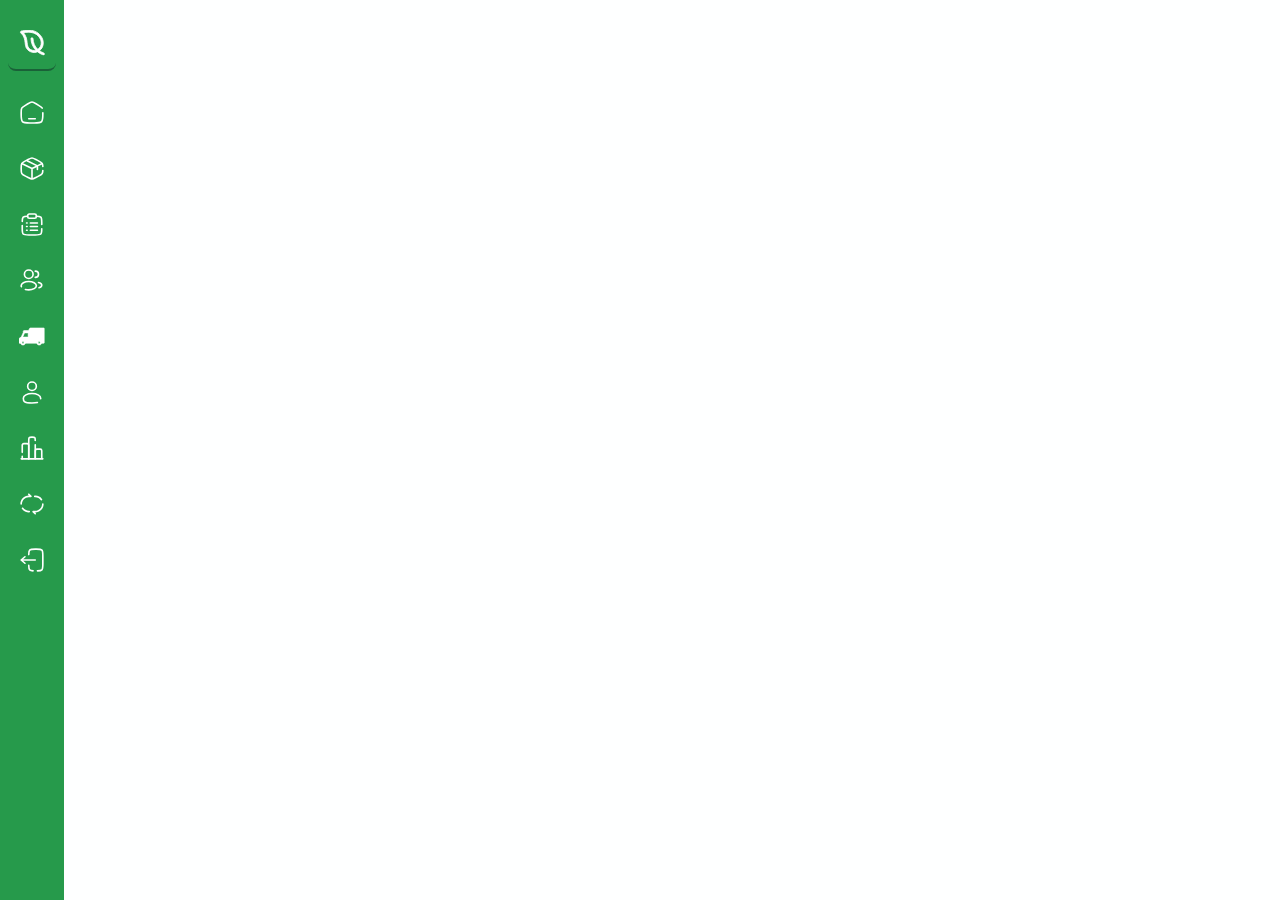
<file: pages/modulo3(cvu)/cvu.html>
<!DOCTYPE html>
<html lang="es">
<head>
    <meta charset="UTF-8">
    <meta name="viewport" content="width=device-width, initial-scale=1.0">
    <link rel="icon" href="../../assets/icons/plant-icon.svg" type="image/svg+xml">
    <title>Clientes, Vehículos y Usuarios</title>
    <link rel="stylesheet" href="../../CSS/ui.css">
</head>
<body>
    <div class="sidebar" id="sidebar">
        <nav>
            <ul>
                <li>
                    <a class="menu" id="menu">
                        <img src="../../assets/icons/brand-icon.svg" alt="icon-brand" class="logo">
                        <span class="name">SURCO</span>
                    </a>
                </li>
                <li>
                    <a href="../index.html">
                        <img src="../../assets/icons/home-icon.svg" alt="icon-home" class="home">
                        <span>Dashboard</span>
                    </a>
                </li>
                <li>
                    <a href="../modulo1(inventario)/registro_producto.html">
                        <img src="../../assets/icons/box-icon.svg" alt="icon-box" class="box">
                        <span>Inventario</span>
                    </a>
                </li>
                <li>
                    <a href="../modulo2(operaciones)/operaciones.html">
                        <img src="../../assets/icons/task-icon.svg" alt="icon-task" class="task">
                        <span>Operaciones</span>
                    </a>
                </li>
                <li>
                    <a href="cvu.html#clientes" data-view="clientes">
                        <img src="../../assets/icons/customer-icon.svg" alt="icon-customer" class="customer">
                        <span>Clientes</span>
                    </a>
                </li>
                <li>
                    <a href="cvu.html#vehiculos" data-view="vehiculos">
                        <img src="../../assets/icons/vehicle-icon.svg" alt="icon-vehicle" class="vehicle">
                        <span>Vehículos</span>
                    </a>
                </li>
                <li>
                    <a href="cvu.html#usuarios" data-view="usuarios">
                        <img src="../../assets/icons/user-icon.svg" alt="icon-user" class="user">
                        <span>Usuarios</span>
                    </a>
                </li>
                <li>
                    <a href="../reportes.html" data-view="reportes">
                        <img src="../../assets/icons/graph-icon.svg" alt="icon-graph" class="graph">
                        <span>Reportes</span>
                    </a>
                </li>
                <li>
                    <a href="../sincronizacion.html" data-view="sincronizacion">
                        <img src="../../assets/icons/cycle-icon.svg" alt="icon-cycle" class="cycle">
                        <span>Sincronización</span>
                    </a>
                </li>
                <li>
                    <a href="#" id="btnSalir">
                        <img src="../../assets/icons/logout-icon.svg" alt="icon-logout" class="logout">
                        <span>Cerrar sesión</span>
                    </a>
                </li>
            </ul>
        </nav>
    </div>

    <main class="main" id="main">
        
        <div class="franja-offline" role="status">Sin conexión. Los cambios se guardarán en el dispositivo.</div>

        
        <div id="content" tabindex="-1"></div>
    </main>

    
    <dialog id="dialogo" class="dialogo" aria-labelledby="dialogo-titulo"></dialog>

    
    <div id="toast" class="aviso aviso--exito oculto" role="status" aria-live="polite"
         class="toast"></div>

    <script src="../../js/navbar.js"></script>
    <script type="module" src="../../js/registro-cvu.js"></script>
    <script type="module" src="../../js/pwa.js"></script>
    <script type="module" src="../../js/permisos.js"></script>
</body>
</html>
</file>
<file: CSS/ui.css>
:root {
  
  --color-marca:        #269A4B;
  --color-marca-oscuro: #1A6138;
  --color-marca-suave:  #31b25a;

  
  --color-texto:        #000000;
  --color-texto-suave:  #808080;
  --color-texto-tenue:  #ffffff;

  
  --color-fondo:        #feffff;
  --color-superficie:   #ffffff;
  --color-borde:        #d9e2dc;
  --color-borde-fuerte: #b8c8c0;

  
  --color-exito:        #0f7a4a;
  --color-exito-suave:  #e3f5eb;
  --color-aviso:        #9a6206;
  --color-aviso-suave:  #fdf2dd;
  --color-error:        #b42318;
  --color-error-suave:  #fdeceb;
  --color-info:         #1d5c8a;
  --color-info-suave:   #e6f1f9;

  
  --e-1: 4px;   --e-2: 8px;   --e-3: 12px;  --e-4: 16px;
  --e-5: 24px;  --e-6: 32px;  --e-7: 48px;  --e-8: 64px;

  
  --fuente: system-ui, -apple-system, "Segoe UI", Roboto, sans-serif;
  --fuente-mono: "Cascadia Mono", Consolas, "Courier New", monospace;
  --t-xs: 0.75rem;  --t-sm: 0.875rem;  --t-base: 1rem;
  --t-lg: 1.125rem; --t-xl: 1.375rem;  --t-2xl: 1.75rem;

  
  --radio:      8px;
  --radio-sm:   6px;
  --radio-full: 999px;
  --sombra:     0 1px 2px rgba(16, 40, 30, .06),
                0 4px 12px rgba(16, 40, 30, .06);
  --sombra-alta:0 8px 28px rgba(16, 40, 30, .16);

  
  --alto-control: 44px;
  --tamano-sidebar: 15.75rem;
}




*, *::before, *::after { box-sizing: border-box; }

html { -webkit-text-size-adjust: 100%; }

body {
  margin: 0;
  font-family: var(--fuente);
  font-size: var(--t-base);
  line-height: 1.55;
  color: var(--color-texto);
  background: var(--color-fondo);
  
  padding-bottom: env(safe-area-inset-bottom);
  width: 100%; 
  height: 100vh;
}

h1, h2, h3 { margin: 0 0 var(--e-3); line-height: 1.25; font-weight: 700; }
h1 { font-size: var(--t-2xl); }
h2 { font-size: var(--t-xl); }
h3 { font-size: var(--t-lg); }
p  { margin: 0 0 var(--e-3); }

a { color: var(--color-marca); text-underline-offset: 2px; }


:focus-visible {
  outline: 3px solid var(--color-marca);
  outline-offset: 2px;
  border-radius: var(--radio-sm);
}


@media (prefers-reduced-motion: reduce) {
  *, *::before, *::after { animation: none !important; transition: none !important; }
}


.solo-lectores {
  position: absolute; width: 1px; height: 1px; padding: 0; margin: -1px;
  overflow: hidden; clip: rect(0 0 0 0); white-space: nowrap; border: 0;
}




.app { min-height: 100dvh; display: flex; flex-direction: column; }

.contenedor {
  width: 100%; max-width: 1100px;
  margin: 0 auto; padding: var(--e-5) var(--e-4);
  flex: 1;
}


.barra {
  display: flex; align-items: center; gap: var(--e-3); flex-wrap: wrap;
  padding: var(--e-3) var(--e-4);
  background: var(--color-marca); color: #fff;
  padding-top: calc(var(--e-3) + env(safe-area-inset-top));
}
.barra__titulo {
  font-size: var(--t-lg); font-weight: 700; margin: 0;
  min-width: 0; flex: 1 1 auto;
  overflow: hidden; text-overflow: ellipsis; white-space: nowrap;
}
.barra__acciones {
  margin-left: auto; display: flex; align-items: center;
  gap: var(--e-2); flex: 0 0 auto;
}


.pestanas {
  display: flex; gap: var(--e-1); overflow-x: auto;
  background: var(--color-superficie);
  border-bottom: 1px solid var(--color-borde);
  padding: 0 var(--e-4);
}
.pestana {
  font: inherit; font-size: var(--t-sm); cursor: pointer;
  padding: var(--e-3) var(--e-4); min-height: var(--alto-control);
  background: none; border: 0; border-bottom: 3px solid transparent;
  color: var(--color-texto-suave); white-space: nowrap;
}
.pestana:hover { color: var(--color-texto); }
.pestana[aria-selected="true"] {
  color: var(--color-marca); border-bottom-color: var(--color-marca); font-weight: 600;
}


.encabezado {
  display: flex; align-items: center; gap: var(--e-3);
  margin-bottom: var(--e-4); flex-wrap: wrap;
}
.encabezado h2 { margin: 0; }
.encabezado > .btn { margin-left: auto; }


.rejilla {
  display: grid; gap: var(--e-3);
  grid-template-columns: repeat(auto-fill, minmax(230px, 1fr));
}




.btn {
  display: inline-flex; align-items: center; justify-content: center;
  gap: var(--e-2);
  font: inherit; font-size: var(--t-sm); font-weight: 600;
  min-height: var(--alto-control); padding: 0 var(--e-4);
  border: 1px solid transparent; border-radius: var(--radio);
  background: var(--color-marca); color: #fff;
  cursor: pointer; text-decoration: none;
  transition: background .15s ease, box-shadow .15s ease;
}
.btn:hover { background: var(--color-marca-oscuro); }

.btn--secundario {
  background: var(--color-superficie);
  color: var(--color-marca);
  border-color: var(--color-borde-fuerte);
}
.btn--secundario:hover { background: var(--color-marca-suave); }

.btn--fantasma {
  background: transparent; color: var(--color-marca); border-color: transparent;
}
.btn--fantasma:hover { background: var(--color-marca-suave); }

.btn--peligro { background: var(--color-error); }
.btn--peligro:hover { background: #8f1c13; }

.btn--bloque { width: 100%; }
.btn--pequeno { min-height: 34px; padding: 0 var(--e-3); font-size: var(--t-xs); }

.btn:disabled, .btn[aria-disabled="true"] {
  background: var(--color-borde); color: var(--color-texto-tenue);
  border-color: transparent; cursor: not-allowed;
}


.acciones { display: flex; gap: var(--e-2); flex-wrap: wrap; }
.acciones--fin { justify-content: flex-end; }




.campo { display: block; margin-bottom: var(--e-4); }

.campo__etiqueta {
  display: block; font-size: var(--t-sm); font-weight: 600;
  margin-bottom: var(--e-1); color: var(--color-texto);
}
.campo__etiqueta .requerido { color: var(--color-error); }

.campo__control {
  width: 100%; font: inherit; font-size: var(--t-base);
  min-height: var(--alto-control); padding: var(--e-2) var(--e-3);
  color: var(--color-texto); background: var(--color-superficie);
  border: 1px solid var(--color-borde-fuerte); border-radius: var(--radio);
}
.campo__control::placeholder { color: var(--color-texto-suave); }
textarea.campo__control { min-height: 96px; resize: vertical; }
select.campo__control { cursor: pointer; }

.campo__ayuda {
  display: block; font-size: var(--t-xs);
  color: var(--color-texto-suave); margin-top: var(--e-1);
}


.campo--error .campo__control { border-color: var(--color-error); }
.campo__error {
  display: block; font-size: var(--t-xs); font-weight: 600;
  color: var(--color-error); margin-top: var(--e-1);
}


.opcion {
  display: flex; align-items: center; gap: var(--e-2);
  min-height: var(--alto-control); cursor: pointer; font-size: var(--t-sm);
}
.opcion input { width: 18px; height: 18px; accent-color: var(--color-marca); }


.formulario__fila { display: grid; gap: var(--e-3); }
@media (min-width: 640px) {
  .formulario__fila { grid-template-columns: 1fr 1fr; }
}




.tarjeta {
  background: var(--color-superficie);
  border: 1px solid var(--color-borde);
  border-radius: var(--radio);
  padding: var(--e-4);
  box-shadow: var(--sombra);
}
.tarjeta__titulo { font-size: var(--t-base); font-weight: 700; margin: 0 0 var(--e-1); }
.tarjeta__texto  { font-size: var(--t-sm); color: var(--color-texto-suave); margin: 0 0 var(--e-3); }
.tarjeta__pie    { display: flex; align-items: center; gap: var(--e-2);
                   margin-top: var(--e-3); padding-top: var(--e-3);
                   border-top: 1px solid var(--color-borde); }





.tabla-scroll { overflow-x: auto; -webkit-overflow-scrolling: touch; }

.tabla {
  width: 100%; border-collapse: collapse;
  background: var(--color-superficie);
  border: 1px solid var(--color-borde);
  border-radius: var(--radio); overflow: hidden;
  font-size: var(--t-sm);
}
.tabla th, .tabla td {
  padding: var(--e-3); text-align: left;
  border-bottom: 1px solid var(--color-borde);
}
.tabla th {
  background: var(--color-marca-suave); color: var(--color-marca-oscuro);
  font-weight: 600; font-size: var(--t-xs);
  text-transform: uppercase; letter-spacing: .04em;
  white-space: nowrap;
}
.tabla tbody tr:last-child td { border-bottom: 0; }
.tabla tbody tr:hover { background: var(--color-fondo); }
.tabla .num { text-align: right; font-variant-numeric: tabular-nums; }




.etiqueta {
  display: inline-flex; align-items: center; gap: var(--e-1);
  padding: 2px var(--e-2); border-radius: var(--radio-full);
  font-size: var(--t-xs); font-weight: 600; white-space: nowrap;
  background: var(--color-borde); color: var(--color-texto-suave);
}
.etiqueta--pendiente  { background: var(--color-aviso-suave); color: var(--color-aviso); }
.etiqueta--proceso    { background: var(--color-info-suave);  color: var(--color-info); }
.etiqueta--completado { background: var(--color-exito-suave); color: var(--color-exito); }
.etiqueta--cancelado  { background: var(--color-error-suave); color: var(--color-error); }


.etiqueta::before {
  content: ""; width: 6px; height: 6px; border-radius: 50%;
  background: currentColor; flex: none;
}




.aviso {
  display: flex; gap: var(--e-3);
  padding: var(--e-3) var(--e-4); border-radius: var(--radio);
  font-size: var(--t-sm); margin-bottom: var(--e-4);
}
.aviso--info    { background: var(--color-info-suave);  color: var(--color-info); }
.aviso--exito   { background: var(--color-exito-suave); color: var(--color-exito); }
.aviso--aviso   { background: var(--color-aviso-suave); color: var(--color-aviso); }
.aviso--error   { background: var(--color-error-suave); color: var(--color-error); }
.aviso strong { display: block; }





.esqueleto {
  background: linear-gradient(90deg,
              var(--color-borde) 25%, #e9efec 50%, var(--color-borde) 75%);
  background-size: 200% 100%;
  animation: brillo 1.4s ease-in-out infinite;
  border-radius: var(--radio-sm);
}
@keyframes brillo { to { background-position: -200% 0; } }
.esqueleto--linea   { height: 14px; margin-bottom: var(--e-2); }
.esqueleto--titulo  { height: 20px; width: 55%; margin-bottom: var(--e-3); }
.esqueleto--tarjeta { height: 118px; }


.estado-vacio {
  text-align: center; padding: var(--e-7) var(--e-4);
  background: var(--color-superficie);
  border: 1px dashed var(--color-borde-fuerte);
  border-radius: var(--radio);
}
.estado-vacio__icono { font-size: 2.2rem; line-height: 1; margin-bottom: var(--e-3); }
.estado-vacio__titulo { font-size: var(--t-lg); font-weight: 700; margin: 0 0 var(--e-1); }
.estado-vacio__texto  { color: var(--color-texto-suave); font-size: var(--t-sm);
                        margin: 0 auto var(--e-4); max-width: 42ch; }


.estado-error {
  text-align: center; padding: var(--e-6) var(--e-4);
  background: var(--color-error-suave);
  border-radius: var(--radio);
}
.estado-error__titulo { color: var(--color-error); font-weight: 700;
                        font-size: var(--t-lg); margin: 0 0 var(--e-1); }
.estado-error__texto  { color: var(--color-texto-suave); font-size: var(--t-sm);
                        margin: 0 auto var(--e-4); max-width: 46ch; }




.franja-offline {
  display: none;
  padding: var(--e-2) var(--e-4);
  background: var(--color-aviso); color: #fff;
  font-size: var(--t-sm); font-weight: 600; text-align: center;
}

body.sin-conexion .franja-offline { display: block; }
body.sin-conexion .barra { background: #4b5563; }

.chip-pendientes {
  display: inline-flex; align-items: center; gap: var(--e-1);
  padding: 3px var(--e-2); border-radius: var(--radio-full);
  background: rgba(255,255,255,.22); color: #fff;
  font-size: var(--t-xs); font-weight: 600;
}




dialog.dialogo {
  width: min(92vw, 460px); padding: 0;
  border: 0; border-radius: var(--radio);
  box-shadow: var(--sombra-alta); color: var(--color-texto);
  max-height: 90vh; overflow-y: auto;
}
dialog.dialogo::backdrop { background: rgba(10, 25, 19, .55); }
.dialogo__cuerpo { padding: var(--e-5); }
.dialogo__titulo { margin: 0 0 var(--e-2); font-size: var(--t-lg); }
.dialogo__texto  { color: var(--color-texto-suave); font-size: var(--t-sm); margin: 0 0 var(--e-5); }
.dialogo__pie    { display: flex; flex-wrap: wrap; gap: var(--e-3); justify-content: flex-end; position: sticky; bottom: 0; background: var(--color-superficie); padding-top: var(--e-3); }





.cols { display: grid; gap: var(--e-3); }
@media (min-width: 640px)  { .cols--2 { grid-template-columns: repeat(2, 1fr); } }
@media (min-width: 640px)  { .cols--3 { grid-template-columns: repeat(2, 1fr); } }
@media (min-width: 1024px) { .cols--3 { grid-template-columns: repeat(3, 1fr); } }


.con-lateral { display: grid; gap: var(--e-4); }
@media (min-width: 1024px) { .con-lateral { grid-template-columns: 1fr 300px; align-items: start; } }


@media (max-width: 639px)  { .oculto-movil      { display: none !important; } }
@media (min-width: 640px)  { .oculto-escritorio { display: none !important; } }


@media (max-width: 639px) {
  .acciones--apilar { flex-direction: column; align-items: stretch; }
  .acciones--apilar .btn { width: 100%; }
}



.flex-200 { flex: 1 1 200px; }
.flex-150 { flex: 1 1 150px; }
.acciones--gap { gap: var(--e-4); }
.acciones--pegadas { gap: var(--e-1); justify-content: flex-end; }
.align-center { align-items: center; }
.nowrap { white-space: nowrap; }
.icono-vehiculo { width: 28px; height: 28px; }
.justify-center { justify-content: center; }



.pila     { display: flex; flex-direction: column; gap: var(--e-3); }
.fila     { display: flex; align-items: center; gap: var(--e-3); flex-wrap: wrap; }
.entre    { justify-content: space-between; }
.empujar  { margin-left: auto; }
.centrado { text-align: center; }
.tenue    { color: var(--color-texto-suave); }
.pequeno  { font-size: var(--t-sm); }
.mono     { font-family: var(--fuente-mono); font-size: var(--t-sm); }
.oculto   { display: none !important; }

.mt-0 { margin-top: 0; }      .mb-0 { margin-bottom: 0; }
.mt-3 { margin-top: var(--e-3); }  .mb-3 { margin-bottom: var(--e-3); }
.mt-5 { margin-top: var(--e-5); }  .mb-5 { margin-bottom: var(--e-5); }


.sidebar{
  width: 4rem;
  height: 100%;
  position: fixed;
  top: 0;
  left: 0;
  z-index: 100;
  padding: 1.1rem 0;
  border-right: 1 px solid var(--color-marca-oscuro);
  overflow: auto;
  background-color: var(--color-marca);
  transition: width 0.5s ease !important;
}

.sidebar.menu-toggle{
  width: var(--tamano-sidebar);
}
.sidebar ul
{
  list-style: none;
  margin: 0;
  padding: 0;
}
.sidebar a{
  display: flex;
  align-items: center;
  gap: 1.3rem;
  padding: 0.8rem 0.7rem;
  text-decoration: none;
  margin: 0 0.5rem 0.3rem 0.5rem;
  border-radius: 0.5rem;
  white-space: nowrap;
  overflow: hidden;
  color: var(--color-texto-tenue);
  font-size: var(--t-base);
}
.sidebar .menu
{
  border-bottom: 2px solid var(--color-marca-oscuro);
  margin-bottom: 1rem;
  transition: all 0.5s ease !important;
  font-weight: bold;
}
.menu.menu-toggle{
  padding: 1rem 0.7rem;
}
.menu img{
  rotate: -90deg;
  transition: all 0.5s ease !important;
}
.menu.menu-toggle img
{
  transform: rotate(90deg)
}
.sidebar a.logo{
  width: 1.7rem;
}
.sidebar img{
  width: 1.6rem;
}
.sidebar a.selected img{
  width: 1.7rem;
}
.sidebar a.selected{
  background-color: var(--color-marca-suave);
  font-weight: bold;
}
.sidebar a:hover{
  background-color: var(--color-marca-suave);
}
.sidebar .menu:hover
{
  background-color: var(--color-marca);
}

.overlay{
  position: fixed;
  inset: 0;
  background: rgba(0, 0, 0, 0.2);
  opacity: 0;
  visibility: hidden;
  pointer-events: none;
  transition: opacity 0.3s ease !important;
  z-index: 99;
}
.overlay.activo{
  opacity: 1;
  visibility: visible;
  pointer-events: auto;
}
.main{
  margin-left: 4rem;
  padding: 2rem;
  transition: margin-left 0.5s ease !important;
}




.icono-caja {
  display: inline-flex; align-items: center; justify-content: center; flex: none;
  width: 44px; height: 44px; border-radius: var(--radio);
  background: var(--color-marca);
}
.icono-caja img { width: 24px; height: 24px; }
.dato { display: flex; align-items: center; gap: var(--e-3); }
.dato__numero { font-size: var(--t-xl); font-weight: 700; line-height: 1.1; margin: 0; }
.seccion-titulo {
  font-size: var(--t-xs); font-weight: 700; letter-spacing: .06em;
  text-transform: uppercase; color: var(--color-marca-oscuro);
  margin: var(--e-5) 0 var(--e-3);
}
a.tarjeta { display: block; text-decoration: none; color: inherit; }
a.tarjeta:hover { border-color: var(--color-marca); }
.acceso .icono-caja { margin-bottom: var(--e-3); }


.login 
{ 
  min-height: 100vh; 
  display: flex; 
  justify-content: center; 
  align-items: center; 
}

.login .formulario 
{
  width: 40rem;
  gap: var(--e-8);
  padding: var(--e-8) var(--e-5) var(--e-8) var(--e-5);
}
.formulario button 
{ 
  margin-top: var(--e-3);
}
.formcon { 
  display: flex; flex-direction: row; 
  align-items: center; 
  justify-content: center; 
  gap: .5rem;
  margin-bottom: var(--e-3);
}
.formcon .formtittle 
{ 
  font-size: var(--t-2xl)
}
.formlogo 
{ width: 2.5rem;
  padding-bottom: 1rem; 
}


dialog.dialogo--ancho { width: min(92vw, 640px); }

.tarjeta--opcion { display: block; text-align: left; cursor: pointer; font: inherit; color: inherit; }
.tarjeta--opcion:hover,
.tarjeta--opcion:focus-visible { border-color: var(--color-marca); }
.tarjeta__icono { display: block; width: 28px; height: 28px; margin-bottom: var(--e-2); }

@media (min-width: 640px) {
  .formulario__fila--partida { grid-template-columns: 2fr 1fr auto; align-items: end; }
}
.formulario__fila--partida .btn { margin-bottom: var(--e-4); }

.toast {
  position: fixed; left: 50%; bottom: 24px; transform: translateX(-50%);
  z-index: 10; box-shadow: var(--sombra-alta); max-width: 90vw;
}

dialog.dialogo .tenue,
dialog.dialogo .dialogo__texto,
dialog.dialogo .tarjeta__texto { color: var(--color-texto-suave); }

.main #tabla-box th,
.main #tabla-box td { padding-inline: var(--e-2); }
.main #tabla-box th.num { white-space: nowrap; }
.main #tabla-box .col-fija { width: var(--e-1); white-space: nowrap; }
.main #tabla-box .col-texto {
  min-width: 0rem;
  max-width: 0rem;
  overflow: hidden;
  text-overflow: ellipsis;
}
</file>
